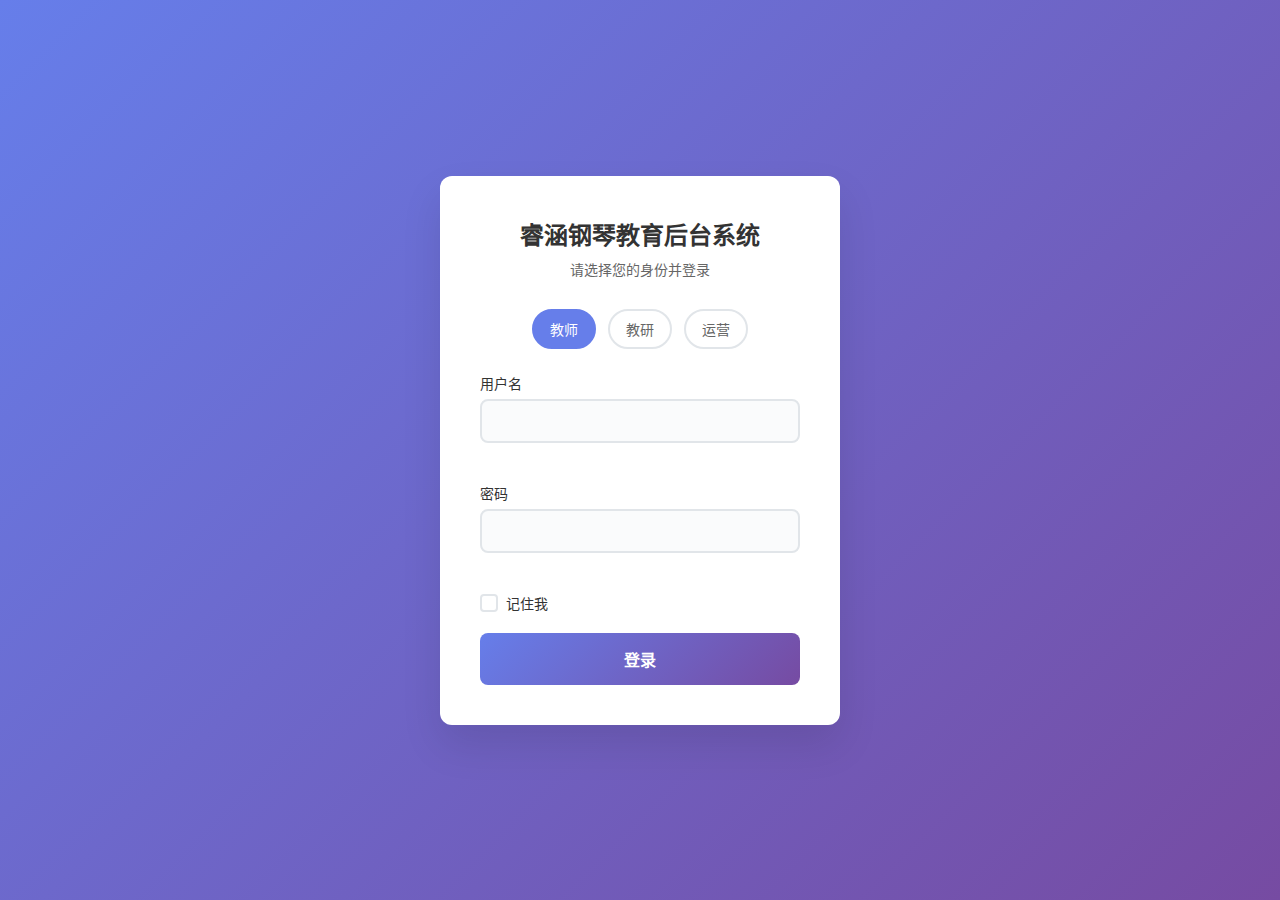
<file: frontend/index.html>
<!DOCTYPE html>
<html lang="zh-CN">
<head>
    <meta charset="UTF-8">
    <meta name="viewport" content="width=device-width, initial-scale=1.0">
    <title>睿涵钢琴教育后台系统 - 登录</title>
    <link rel="stylesheet" href="css/login.css">
</head>
<body>
    <div class="login-container">
        <div class="login-card">
            <div class="login-header">
                <h1>睿涵钢琴教育后台系统</h1>
                <p>请选择您的身份并登录</p>
            </div>
            
            <form id="loginForm" class="login-form">
                <div class="role-selector">
                    <label class="role-option">
                        <input type="radio" name="role" value="teacher" checked>
                        <span class="role-label">教师</span>
                    </label>
                    <label class="role-option">
                        <input type="radio" name="role" value="researcher">
                        <span class="role-label">教研</span>
                    </label>
                    <label class="role-option">
                        <input type="radio" name="role" value="operator">
                        <span class="role-label">运营</span>
                    </label>
                </div>
                
                <div class="form-group">
                    <label for="username">用户名</label>
                    <input type="text" id="username" name="username" required>
                    <span class="error-message" id="usernameError"></span>
                </div>
                
                <div class="form-group">
                    <label for="password">密码</label>
                    <input type="password" id="password" name="password" required>
                    <span class="error-message" id="passwordError"></span>
                </div>
                
                <div class="form-group">
                    <label class="checkbox-label">
                        <input type="checkbox" id="rememberMe" name="rememberMe">
                        <span class="checkmark"></span>
                        记住我
                    </label>
                </div>
                
                <button type="submit" class="login-btn" id="loginBtn">
                    <span class="btn-text">登录</span>
                    <span class="btn-loading" style="display: none;">登录中...</span>
                </button>
                
                <div class="error-message" id="generalError"></div>
            </form>
        </div>
    </div>
    
    <script src="js/utils.js"></script>
    <script src="js/auth.js"></script>
    <script src="js/login.js"></script>
</body>
</html>
</file>
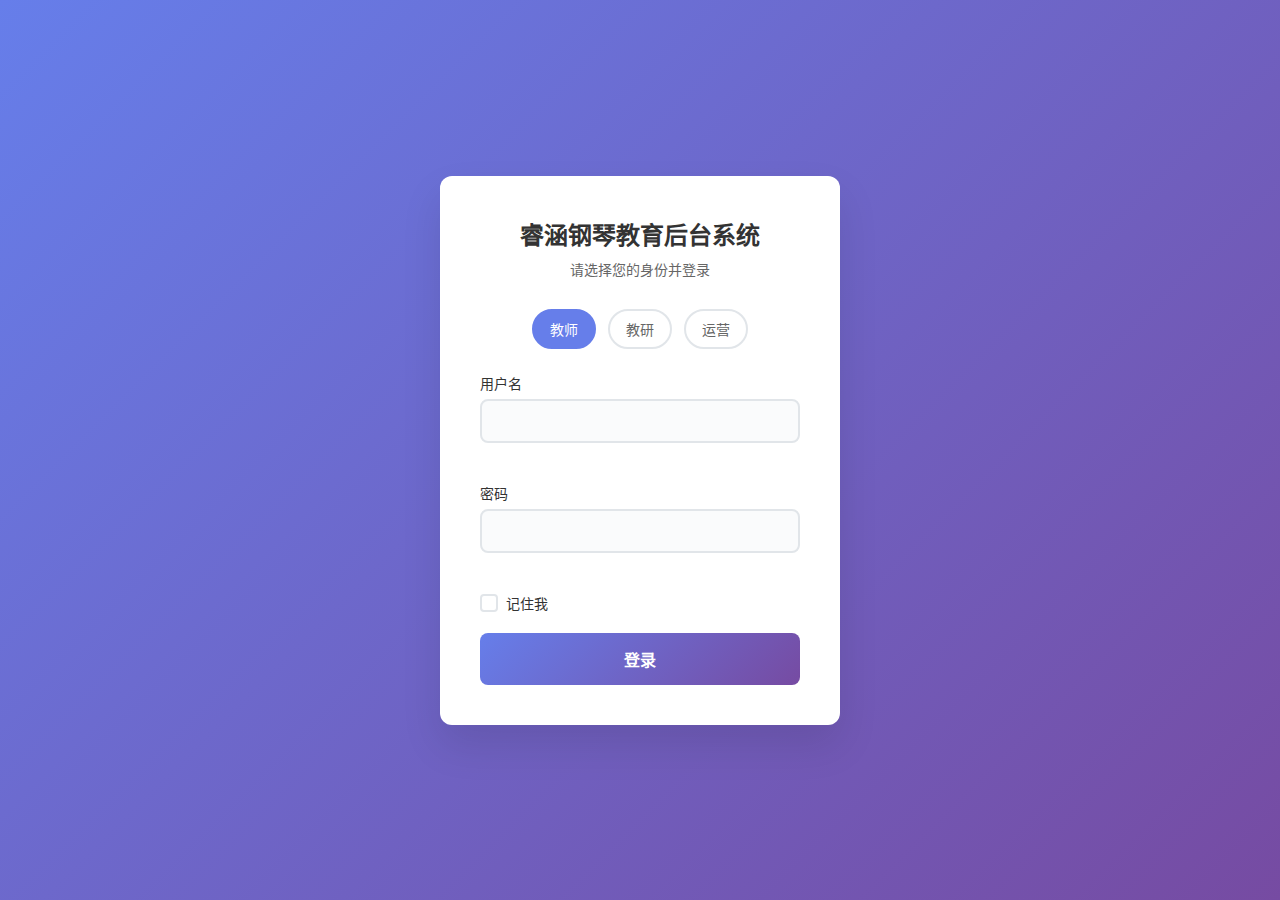
<file: frontend/operator.html>
<!DOCTYPE html>
<html lang="zh-CN">
<head>
  <meta charset="UTF-8" />
  <title>运营工作台</title>
  <meta name="viewport" content="width=device-width, initial-scale=1" />
  <!-- 移除 researcher.css，保留独立的 operation 样式 -->
  <!-- <link rel="stylesheet" href="css/researcher.css" /> -->
  <link rel="stylesheet" href="css/operator-notion.css">
  <script>
    // 后端基础地址（必要：以 file:// 打开页面时用于拼接）
    window.API_BASE = 'http://127.0.0.1:8000';
  </script>
</head>
<body>
  <div class="app-container">
    <!-- 顶部导航栏 -->
    <header class="header">
      <div class="header-content">
        <div class="header-left">
          <button id="sidebarToggleBtn" class="icon-btn" aria-label="折叠侧边栏">☰</button>
          <h1 class="logo">运营工作台</h1>
        </div>
        <div class="user-info">
          <span class="username" id="username">运营用户</span>
          <button class="logout-btn" id="logoutBtn">退出登录</button>
        </div>
      </div>
    </header>

    <!-- 侧边导航栏 -->
    <aside class="sidebar">
      <nav class="nav-menu">
        <ul>
          <li class="nav-item active">
            <a href="#reminders" class="nav-link" data-section="reminders">
              <span class="nav-icon">⏰</span>
              <span class="nav-text">提醒事项</span>
            </a>
          </li>
          <li class="nav-item">
            <a href="#feedbacks" class="nav-link" data-section="feedbacks">
              <span class="nav-icon">📝</span>
              <span class="nav-text">学员点评记录</span>
            </a>
          </li>
          <li class="nav-item">
            <a href="#students" class="nav-link" data-section="students">
              <span class="nav-icon">👩‍🎓</span>
              <span class="nav-text">学员信息管理</span>
            </a>
          </li>
          <li class="nav-item">
            <a href="#visits" class="nav-link" data-section="visits">
              <span class="nav-icon">📞</span>
              <span class="nav-text">回访记录</span>
            </a>
          </li>
        </ul>
      </nav>
    </aside>

    <!-- 主内容区 -->
    <main class="content">
      <!-- 提醒事项模块 -->
      <section id="reminders-section" class="content-section">
        <div class="section-header">
          <h2>提醒事项</h2>
          <div class="actions">
            <button class="btn btn-primary" id="newReminderBtn">创建提醒</button>
            <button class="btn btn-secondary" id="refreshRemindersBtn">刷新</button>
          </div>
        </div>

        <div class="filters-bar">
          <div class="filters-row">
            <div class="filter-group">
              <label for="remQ">搜索</label>
              <input type="text" id="remQ" placeholder="按学员昵称/内容关键词" />
            </div>
            <div class="filter-group">
              <label for="remCategory">类别</label>
              <select id="remCategory">
                <option value="">全部</option>
                <option value="performance_poor">教学效果差</option>
                <option value="attitude_problem">态度问题</option>
                <option value="irregular_return">回课不规律</option>
                <option value="other">其他</option>
              </select>
            </div>
            <div class="filter-group">
              <label for="remUrgency">紧急度</label>
              <select id="remUrgency">
                <option value="">全部</option>
                <option value="high">高</option>
                <option value="medium">中</option>
                <option value="low">低</option>
              </select>
            </div>
            <div class="filter-group">
              <label for="remOrdering">排序</label>
              <select id="remOrdering">
                <option value="-created_at" selected>最新优先</option>
                <option value="created_at">最早优先</option>
              </select>
            </div>
            <div class="filter-group">
              <label class="checkbox-inline">
                <input type="checkbox" id="remOnlyActive" checked />
                仅有效
              </label>
            </div>
            <div class="filter-actions">
              <button class="btn btn-primary" id="applyRemFiltersBtn">应用筛选</button>
              <button class="btn btn-secondary" id="clearRemFiltersBtn">清空</button>
            </div>
          </div>
        </div>

        <div class="reminders-list" id="opsRemindersList">
          <div class="loading">加载中...</div>
        </div>

        <div class="pagination-bar">
          <button class="btn btn-secondary" id="remPrevBtn">上一页</button>
          <span id="remPageInfo">第 1 页</span>
          <button class="btn btn-secondary" id="remNextBtn">下一页</button>
        </div>
      </section>

      <!-- 学员点评记录模块 -->
      <section id="feedbacks-section" class="content-section" style="display:none;">
        <div class="section-header">
          <h2>学员点评记录</h2>
          <div class="actions">
            <button class="btn btn-secondary" id="refreshFeedbacksBtn">刷新</button>
            <button class="btn btn-primary" id="exportFeedbacksBtn">导出</button>
          </div>
        </div>

        <div class="filters-bar">
          <div class="filters-row">
            <div class="filter-group">
              <label for="fbQ">搜索</label>
              <input type="text" id="fbQ" placeholder="学员昵称/教师姓名/内容" />
            </div>
            <div class="filter-group">
              <label for="fbOrdering">排序</label>
              <select id="fbOrdering">
                <option value="-created_at" selected>最新优先</option>
                <option value="created_at">最早优先</option>
              </select>
            </div>
            <div class="filter-actions">
              <button class="btn btn-primary" id="applyFbFiltersBtn">应用筛选</button>
              <button class="btn btn-secondary" id="clearFbFiltersBtn">清空</button>
            </div>
          </div>
        </div>

        <div id="opsFeedbacksList" class="list"></div>

        <div class="pagination-bar">
          <button class="btn btn-secondary" id="fbPrevBtn">上一页</button>
          <span id="fbPageInfo">第 1 页</span>
          <button class="btn btn-secondary" id="fbNextBtn">下一页</button>
        </div>
      </section>

      <!-- 学员信息管理模块 -->
      <section id="students-section" class="content-section" style="display:none;">
        <div class="section-header">
          <h2>学员信息管理</h2>
          <div class="actions">
            <button class="btn btn-primary" id="newStudentBtn">手动新增学员</button>
            <button class="btn btn-secondary" id="importStudentsBtn">批量导入</button>
            <button class="btn" id="exportStudentsBtn">导出</button>
          </div>
        </div>

        <div class="filters-bar">
          <div class="filters-row">
            <div class="filter-group">
              <label for="stuQ">搜索</label>
              <input type="text" id="stuQ" placeholder="学员ID/昵称 关键字" />
            </div>
            <div class="filter-actions">
              <button class="btn btn-primary" id="searchStudentsBtn">搜索</button>
              <button class="btn btn-secondary" id="clearStudentsBtn">清空</button>
            </div>
          </div>
        </div>

        <div id="studentsList" class="list">
          <div class="empty-state">
            <h3>👩‍🎓 学员信息</h3>
            <p>在此搜索并编辑学员昵称、备注名、标签、运营备注等</p>
          </div>
        </div>

        <div class="pagination-bar">
          <button class="btn btn-secondary" id="stuPrevBtn">上一页</button>
          <span id="stuPageInfo">第 1 页</span>
          <button class="btn btn-secondary" id="stuNextBtn">下一页</button>
        </div>
      </section>

      <!-- 回访记录模块 -->
      <section id="visits-section" class="content-section" style="display:none;">
        <div class="section-header">
          <h2>回访记录</h2>
          <div class="actions">
            <button class="btn btn-primary" id="newVisitBtn">新建回访</button>
            <button class="btn btn-secondary" id="refreshVisitsBtn">刷新</button>
          </div>
        </div>

        <div class="filters-bar">
          <div class="filters-row">
            <div class="filter-group">
              <label for="visitQ">搜索</label>
              <input type="text" id="visitQ" placeholder="按内容/结果关键词" />
            </div>
            <div class="filter-group">
              <label for="visitStatus">状态</label>
              <select id="visitStatus">
                <option value="">全部</option>
                <option value="open">未完成</option>
                <option value="closed">已完成</option>
              </select>
            </div>
            <div class="filter-group">
              <label for="visitUrgency">紧急度</label>
              <select id="visitUrgency">
                <option value="">全部</option>
                <option value="high">高</option>
                <option value="medium">中</option>
                <option value="low">低</option>
              </select>
            </div>
            <div class="filter-group">
              <label for="visitOrdering">排序</label>
              <select id="visitOrdering">
                <option value="-created_at" selected>按创建时间(新→旧)</option>
                <option value="created_at">按创建时间(旧→新)</option>
                <option value="-next_follow_up_at">下次回访(近→远)</option>
                <option value="next_follow_up_at">下次回访(远→近)</option>
              </select>
            </div>
            <div class="filter-actions">
              <button class="btn btn-primary" id="applyVisitFiltersBtn">应用筛选</button>
              <button class="btn btn-secondary" id="clearVisitFiltersBtn">清空</button>
            </div>
          </div>
        </div>

        <div id="visitRecordsList" class="list">
          <div class="empty-state">
            <h3>📞 回访记录</h3>
            <p>展示并管理运营的回访记录</p>
          </div>
        </div>

        <div class="pagination-bar">
          <button class="btn btn-secondary" id="visitPrevBtn">上一页</button>
          <span id="visitPageInfo">第 1 页</span>
          <button class="btn btn-secondary" id="visitNextBtn">下一页</button>
        </div>
      </section>
    </main>
  </div>

  <!-- 业务脚本 -->
  <script src="js/utils.js"></script>
  <script src="js/auth.js"></script>
  <script src="js/operator.js"></script>
</body>
</html>
</file>
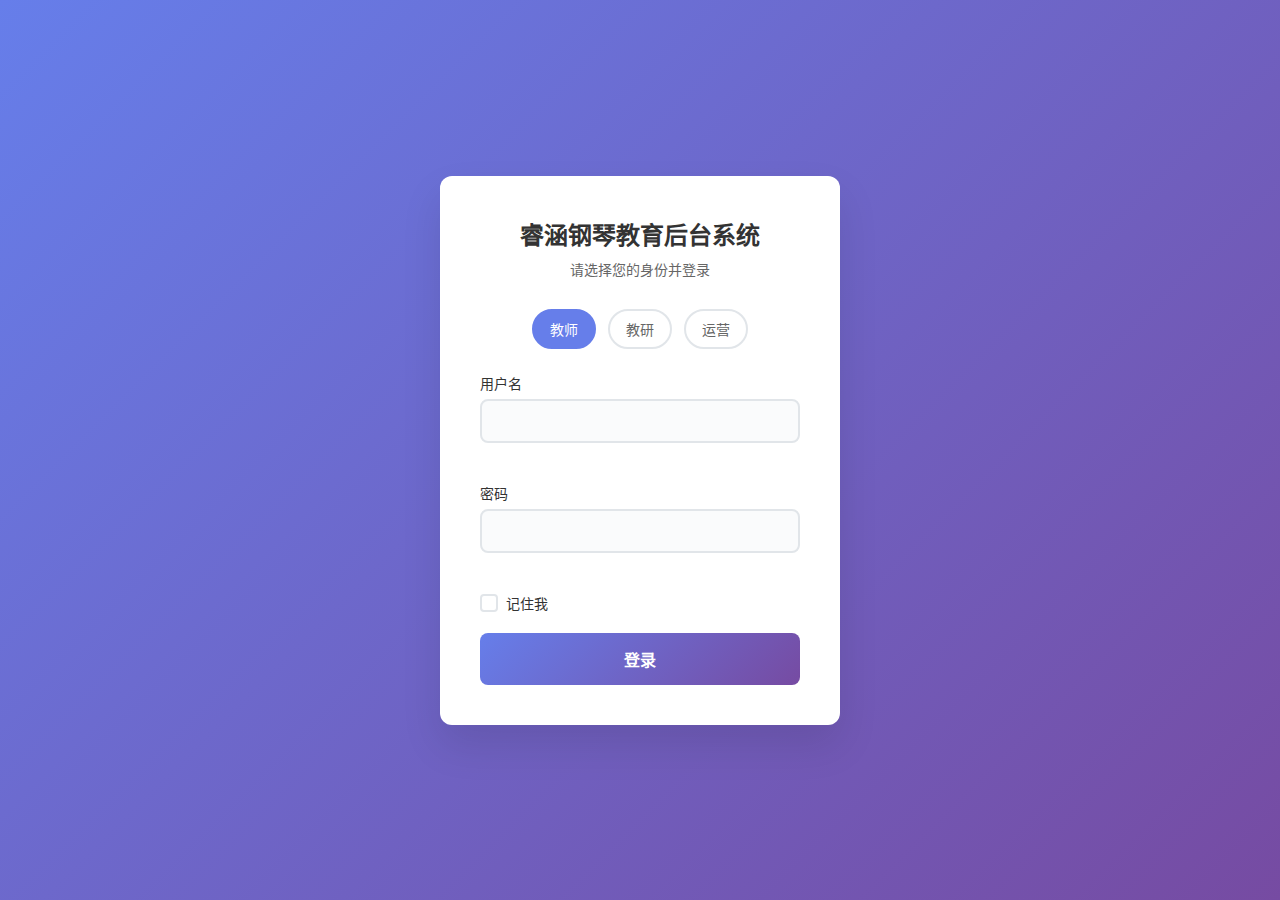
<file: frontend/teacher.html>
<!DOCTYPE html>
<html lang="zh-CN">
<head>
  <meta charset="UTF-8" />
  <title>教师工作台</title>
  <meta name="viewport" content="width=device-width, initial-scale=1" />
  <link href="css/teacher.css" rel="stylesheet" />
  <!-- 已移除页面内联样式 -->
</head>
<body>
  <!-- 顶部导航不变 -->
  <header class="navbar">
    <div class="navbar-brand">教师工作台</div>
    <div class="navbar-actions">
      <button class="btn" id="logoutBtn">退出登录</button>
    </div>
  </header>

  <section id="teacherBoard" class="teacher-board">
    <div class="board-header">
      <div>
        <strong>教师公告栏</strong>
        <span class="muted" style="margin-left: 8px;">公告与收到的提醒（按时间排序）</span>
      </div>
      <div class="board-actions">
        <button class="btn btn-secondary" id="toggleBoardBtn">收起</button>
        <button class="btn btn-primary" id="refreshBoardBtn">刷新</button>
      </div>
    </div>

    <div class="board-content">
      <div class="section">
        <h4>公告</h4>
        <div id="announcementsList">
          <div class="list-row">加载中...</div>
        </div>
        <div class="board-pagination">
          <button class="btn btn-secondary" id="annPrevBtn">上一页</button>
          <span id="annPageInfo">第 1 页</span>
          <button class="btn btn-secondary" id="annNextBtn">下一页</button>
        </div>
      </div>

      <div class="section">
        <h4>收到的提醒</h4>
        <div id="remindersList">
          <div class="list-row">加载中...</div>
        </div>
        <div class="board-pagination">
          <button class="btn btn-secondary" id="remPrevBtn">上一页</button>
          <span id="remPageInfo">第 1 页</span>
          <button class="btn btn-secondary" id="remNextBtn">下一页</button>
        </div>
      </div>
    </div>
  </section>

  <main class="container">
    <!-- 新增：导航栏（参考教研页面的结构） -->
    <nav class="nav-menu" id="teacherNav">
      <ul>
        <li class="nav-item active">
          <a href="#reminders" class="nav-link" data-section="reminders">
            <span class="nav-text">教师提醒</span>
          </a>
        </li>
        <!-- 新增：点评任务入口（合并为同一组导航） -->
        <li class="nav-item">
          <a href="#tasks" class="nav-link" data-section="tasks">
            <span class="nav-text">点评任务</span>
          </a>
        </li>
        <li class="nav-item">
          <a href="#feedbacks" class="nav-link" data-section="feedbacks">
            <span class="nav-text">查看点评</span>
          </a>
        </li>
      </ul>
    </nav>
    <!-- 下面保留三个模块的容器（id 不变），默认显示教师提醒 -->
    <section id="remindersTab" class="section" style="display: block;">
      <div class="toolbar">
        <input type="text" id="remInbQ" placeholder="搜索提醒内容/学员昵称/小鹅通ID" />
        <button class="btn btn-primary" id="remInbSearchBtn">搜索</button>
        <button class="btn btn-secondary" id="remInbRefresh">刷新</button>
        <label class="muted">
          <input type="checkbox" id="remInbSelectAll" />
          全选
        </label>
        <button class="btn" id="remInbMarkReadSelectedBtn">标记所选为已读</button>
      </div>
      <div id="remInbList">
        <div class="list-row">加载中...</div>
      </div>
      <div class="board-pagination">
        <button class="btn btn-secondary" id="remInbPrev">上一页</button>
        <span id="remInbPageInfo">第 1 页</span>
        <button class="btn btn-secondary" id="remInbNext">下一页</button>
      </div>
    </section>

      <!-- 补充/确保存在 点评任务 模块容器，id 必须是 tasksTab -->
    <section id="tasksTab" class="tab" style="display: none;">
      <div class="toolbar">
        <select id="taskStatusFilter">
          <option value="pending">未完成</option>
          <option value="completed">已完成</option>
          <option value="">全部</option>
        </select>
        <button id="tasksRefresh">刷新</button>
      </div>

      <div id="tasksList"></div>

      <div class="pagination">
        <button id="tasksPrev">上一页</button>
        <span id="tasksPage"></span>
        <button id="tasksNext">下一页</button>
      </div>
    </section>

    <section id="feedbacksTab" class="section" style="display: none;">
      <div class="toolbar">
        <input type="text" id="fbQ" placeholder="搜索学员/教师/点评正文" />
        <label>开始：
          <input type="date" id="fbStart" />
        </label>
        <label>结束：
          <input type="date" id="fbEnd" />
        </label>
        <button class="btn btn-primary" id="fbSearchBtn">搜索</button>
        <button class="btn btn-secondary" id="fbRefresh">刷新</button>
      </div>
      <div id="fbList">
        <div class="list-row">加载中...</div>
      </div>
      <div class="board-pagination">
        <button class="btn btn-secondary" id="fbPrev">上一页</button>
        <span id="fbPageInfo">第 1 页</span>
        <button class="btn btn-secondary" id="fbNext">下一页</button>
      </div>
    </section>
  </main>

  <script src="js/utils.js"></script>
  <script src="js/auth.js"></script>
  <script src="js/teacher.js"></script>
</body>
</html>
</file>
<file: frontend/css/login.css>
/* 重置样式 */
* {
    margin: 0;
    padding: 0;
    box-sizing: border-box;
}

body {
    font-family: -apple-system, BlinkMacSystemFont, 'Segoe UI', 'PingFang SC', 'Hiragino Sans GB', 'Microsoft YaHei', sans-serif;
    background: linear-gradient(135deg, #667eea 0%, #764ba2 100%);
    min-height: 100vh;
    display: flex;
    align-items: center;
    justify-content: center;
    padding: 20px;
}

.login-container {
    width: 100%;
    max-width: 400px;
}

.login-card {
    background: white;
    border-radius: 12px;
    box-shadow: 0 20px 40px rgba(0, 0, 0, 0.1);
    padding: 40px;
    animation: slideUp 0.6s ease-out;
}

@keyframes slideUp {
    from {
        opacity: 0;
        transform: translateY(30px);
    }
    to {
        opacity: 1;
        transform: translateY(0);
    }
}

.login-header {
    text-align: center;
    margin-bottom: 30px;
}

.login-header h1 {
    color: #333;
    font-size: 24px;
    font-weight: 600;
    margin-bottom: 8px;
}

.login-header p {
    color: #666;
    font-size: 14px;
}

.role-selector {
    display: flex;
    gap: 12px;
    margin-bottom: 24px;
    justify-content: center;
}

.role-option {
    cursor: pointer;
    position: relative;
}

.role-option input[type="radio"] {
    display: none;
}

.role-label {
    display: inline-block;
    padding: 8px 16px;
    border: 2px solid #e1e5e9;
    border-radius: 20px;
    color: #666;
    font-size: 14px;
    transition: all 0.3s ease;
    background: white;
}

.role-option input[type="radio"]:checked + .role-label {
    border-color: #667eea;
    background: #667eea;
    color: white;
}

.role-option:hover .role-label {
    border-color: #667eea;
    transform: translateY(-1px);
}

.form-group {
    margin-bottom: 20px;
}

.form-group label {
    display: block;
    margin-bottom: 6px;
    color: #333;
    font-size: 14px;
    font-weight: 500;
}

.form-group input[type="text"],
.form-group input[type="password"] {
    width: 100%;
    padding: 12px 16px;
    border: 2px solid #e1e5e9;
    border-radius: 8px;
    font-size: 14px;
    transition: all 0.3s ease;
    background: #fafbfc;
}

.form-group input[type="text"]:focus,
.form-group input[type="password"]:focus {
    outline: none;
    border-color: #667eea;
    background: white;
    box-shadow: 0 0 0 3px rgba(102, 126, 234, 0.1);
}

.checkbox-label {
    display: flex !important;
    align-items: center;
    cursor: pointer;
    font-size: 14px;
    color: #666;
}

.checkbox-label input[type="checkbox"] {
    display: none;
}

.checkmark {
    width: 18px;
    height: 18px;
    border: 2px solid #e1e5e9;
    border-radius: 4px;
    margin-right: 8px;
    position: relative;
    transition: all 0.3s ease;
}

.checkbox-label input[type="checkbox"]:checked + .checkmark {
    background: #667eea;
    border-color: #667eea;
}

.checkbox-label input[type="checkbox"]:checked + .checkmark::after {
    content: '';
    position: absolute;
    left: 5px;
    top: 2px;
    width: 4px;
    height: 8px;
    border: solid white;
    border-width: 0 2px 2px 0;
    transform: rotate(45deg);
}

.login-btn {
    width: 100%;
    padding: 14px;
    background: linear-gradient(135deg, #667eea 0%, #764ba2 100%);
    color: white;
    border: none;
    border-radius: 8px;
    font-size: 16px;
    font-weight: 600;
    cursor: pointer;
    transition: all 0.3s ease;
    position: relative;
    overflow: hidden;
}

.login-btn:hover {
    transform: translateY(-2px);
    box-shadow: 0 8px 25px rgba(102, 126, 234, 0.3);
}

.login-btn:active {
    transform: translateY(0);
}

.login-btn:disabled {
    opacity: 0.7;
    cursor: not-allowed;
    transform: none;
}

.btn-loading {
    display: none;
}

.login-btn.loading .btn-text {
    display: none;
}

.login-btn.loading .btn-loading {
    display: inline;
}

.error-message {
    color: #e74c3c;
    font-size: 12px;
    margin-top: 4px;
    display: block;
    min-height: 16px;
}

#generalError {
    text-align: center;
    margin-top: 16px;
    padding: 8px;
    border-radius: 4px;
    background: rgba(231, 76, 60, 0.1);
    display: none;
}

#generalError.show {
    display: block;
}

/* 响应式设计 */
@media (max-width: 480px) {
    .login-card {
        padding: 30px 20px;
    }
    
    .role-selector {
        flex-direction: column;
        gap: 8px;
    }
    
    .role-label {
        text-align: center;
        padding: 10px;
    }
}
</file>
<file: frontend/css/researcher.css>
/* 基础样式重置 */
* {
    margin: 0;
    padding: 0;
    box-sizing: border-box;
}

body {
    font-family: -apple-system, BlinkMacSystemFont, 'Segoe UI', 'Roboto', sans-serif;
    background-color: #f5f5f5;
    color: #333;
    line-height: 1.6;
}

/* 应用容器 */
.app-container {
    display: grid;
    grid-template-areas: 
        "header header"
        "sidebar main";
    grid-template-rows: 60px 1fr;
    grid-template-columns: 250px 1fr;
    height: 100vh;
}

/* 顶部导航栏 */
.header {
    grid-area: header;
    background: linear-gradient(135deg, #667eea 0%, #764ba2 100%);
    color: white;
    display: flex;
    align-items: center;
    padding: 0 20px;
    box-shadow: 0 2px 4px rgba(0,0,0,0.1);
}

.header-content {
    display: flex;
    justify-content: space-between;
    align-items: center;
    width: 100%;
}

.logo {
    font-size: 20px;
    font-weight: 600;
}

.user-info {
    display: flex;
    align-items: center;
    gap: 15px;
}

.username {
    font-size: 14px;
    opacity: 0.9;
}

.logout-btn {
    background: rgba(255,255,255,0.2);
    border: 1px solid rgba(255,255,255,0.3);
    color: white;
    padding: 6px 12px;
    border-radius: 4px;
    cursor: pointer;
    font-size: 12px;
    transition: all 0.2s;
}

.logout-btn:hover {
    background: rgba(255,255,255,0.3);
}

/* 教师页导航条样式（与教研页 .header 统一风格） */
.navbar {
    position: sticky;
    top: 0;
    z-index: 1000;
    height: 60px;
    display: flex;
    align-items: center;
    justify-content: space-between;
    padding: 0 20px;

    /* 与 .header 相同的渐变与投影 */
    background: linear-gradient(135deg, #667eea 0%, #764ba2 100%);
    color: #fff;
    box-shadow: 0 2px 4px rgba(0,0,0,0.1);
}

.navbar .navbar-brand {
    font-size: 20px;
    font-weight: 600;
}

.navbar .navbar-actions {
    display: flex;
    align-items: center;
    gap: 12px;
}

/* 导航条里的按钮采用与 .logout-btn 一致的浅色方案 */
.navbar .btn {
    background: rgba(255,255,255,0.2);
    border: 1px solid rgba(255,255,255,0.3);
    color: #fff;
    padding: 6px 12px;
    border-radius: 4px;
    cursor: pointer;
    font-size: 12px;
    transition: all 0.2s;
}
.navbar .btn:hover {
    background: rgba(255,255,255,0.3);
}

/* 教师页主体容器，提供与教研页 main-content 一致的留白体验 */
.container {
    max-width: 1200px;
    margin: 0 auto;
    padding: 20px;
}

.sidebar {
    grid-area: sidebar;
    background: white;
    border-right: 1px solid #e0e0e0;
    padding: 20px 0;
}

.nav-menu ul {
    list-style: none;
}

.nav-item {
    margin-bottom: 5px;
}

.nav-link {
    display: flex;
    align-items: center;
    padding: 12px 20px;
    color: #666;
    text-decoration: none;
    transition: all 0.2s;
    border-left: 3px solid transparent;
}

.nav-link:hover {
    background-color: #f8f9fa;
    color: #333;
}

.nav-item.active .nav-link {
    background-color: #e3f2fd;
    color: #1976d2;
    border-left-color: #1976d2;
}

.nav-icon {
    margin-right: 10px;
    font-size: 16px;
}

.nav-text {
    font-size: 14px;
    font-weight: 500;
}

/* 主内容区域 */
.main-content {
    grid-area: main;
    padding: 20px;
    overflow-y: auto;
}

.content-section {
    display: none;
}

.content-section.active {
    display: block;
}

.section-header {
    display: flex;
    justify-content: space-between;
    align-items: center;
    margin-bottom: 20px;
    padding-bottom: 15px;
    border-bottom: 2px solid #e0e0e0;
}

.section-header h2 {
    font-size: 24px;
    color: #333;
    font-weight: 600;
}

/* 按钮样式 */
.btn {
    display: inline-flex;
    align-items: center;
    gap: 6px;
    padding: 10px 16px;
    border: none;
    border-radius: 6px;
    font-size: 14px;
    font-weight: 500;
    cursor: pointer;
    transition: all 0.2s;
    text-decoration: none;
}

.btn-primary {
    background: linear-gradient(135deg, #667eea 0%, #764ba2 100%);
    color: white;
}

.btn-primary:hover {
    transform: translateY(-1px);
    box-shadow: 0 4px 8px rgba(102, 126, 234, 0.3);
}

.btn-secondary {
    background: #6c757d;
    color: white;
}

.btn-secondary:hover {
    background: #5a6268;
}

.btn-danger {
    background: #dc3545;
    color: white;
}

.btn-danger:hover {
    background: #c82333;
}

.btn-icon {
    font-size: 12px;
}

/* 公告列表 */
.announcements-list {
    background: white;
    border-radius: 8px;
    box-shadow: 0 2px 4px rgba(0,0,0,0.1);
    overflow: hidden;
}

.announcement-item {
    padding: 20px;
    border-bottom: 1px solid #f0f0f0;
    transition: background-color 0.2s;
}

.announcement-item:hover {
    background-color: #f8f9fa;
}

.announcement-item:last-child {
    border-bottom: none;
}

.announcement-header {
    display: flex;
    justify-content: space-between;
    align-items: flex-start;
    margin-bottom: 10px;
}

.announcement-type {
    display: inline-block;
    padding: 4px 8px;
    border-radius: 4px;
    font-size: 12px;
    font-weight: 500;
}

.announcement-type.injury_notice {
    background: #fff3cd;
    color: #856404;
}

.announcement-type.teaching_reminder {
    background: #d4edda;
    color: #155724;
}

.announcement-actions {
    display: flex;
    gap: 8px;
}

.btn-small {
    padding: 4px 8px;
    font-size: 12px;
    border-radius: 4px;
}

.announcement-content {
    margin: 10px 0;
    color: #555;
    line-height: 1.6;
}

.announcement-meta {
    display: flex;
    justify-content: space-between;
    align-items: center;
    font-size: 12px;
    color: #888;
    margin-top: 10px;
}

.announcement-time {
    display: flex;
    gap: 15px;
}

/* 加载状态 */
.loading {
    text-align: center;
    padding: 40px;
    color: #666;
}

.empty-state {
    text-align: center;
    padding: 60px 20px;
    color: #666;
}

.empty-state h3 {
    margin-bottom: 10px;
    color: #999;
}

/* 模态框样式 */
.modal {
    display: none;
    position: fixed;
    top: 0;
    left: 0;
    width: 100%;
    height: 100%;
    background: rgba(0,0,0,0.5);
    z-index: 1000;
    align-items: center;
    justify-content: center;
}

.modal.show {
    display: flex;
}

.modal-content {
    background: white;
    border-radius: 8px;
    width: 90%;
    max-width: 600px;
    max-height: 90vh;
    overflow-y: auto;
    box-shadow: 0 10px 30px rgba(0,0,0,0.3);
}

.modal-header {
    display: flex;
    justify-content: space-between;
    align-items: center;
    padding: 20px;
    border-bottom: 1px solid #e0e0e0;
}

.modal-header h3 {
    margin: 0;
    font-size: 18px;
    color: #333;
}

.modal-close {
    background: none;
    border: none;
    font-size: 24px;
    cursor: pointer;
    color: #666;
    padding: 0;
    width: 30px;
    height: 30px;
    display: flex;
    align-items: center;
    justify-content: center;
}

.modal-close:hover {
    color: #333;
}

.modal-body {
    padding: 20px;
}

.modal-footer {
    display: flex;
    justify-content: flex-end;
    gap: 10px;
    padding: 20px;
    border-top: 1px solid #e0e0e0;
}

/* 表单样式 */
.form-group {
    margin-bottom: 20px;
}

.form-group label {
    display: block;
    margin-bottom: 6px;
    font-weight: 500;
    color: #333;
}

.form-group input,
.form-group select,
.form-group textarea {
    width: 100%;
    padding: 10px;
    border: 1px solid #ddd;
    border-radius: 4px;
    font-size: 14px;
    transition: border-color 0.2s;
}

.form-group input:focus,
.form-group select:focus,
.form-group textarea:focus {
    outline: none;
    border-color: #667eea;
    box-shadow: 0 0 0 2px rgba(102, 126, 234, 0.2);
}

.form-group textarea {
    resize: vertical;
    min-height: 100px;
}

.form-help {
    display: block;
    margin-top: 4px;
    font-size: 12px;
    color: #666;
}

/* 点评管理样式 */
.filters-section {
    background: white;
    padding: 20px;
    margin-bottom: 20px;
    border-radius: 8px;
    box-shadow: 0 2px 4px rgba(0,0,0,0.1);
}

.filters-row {
    display: flex;
    gap: 20px;
    align-items: end;
    margin-bottom: 15px;
}

.filters-row:last-child {
    margin-bottom: 0;
}

.filter-group {
    display: flex;
    flex-direction: column;
    gap: 5px;
}

.filter-group label {
    font-size: 12px;
    color: #666;
    font-weight: 500;
}

.filter-group input,
.filter-group select {
    padding: 8px 12px;
    border: 1px solid #ddd;
    border-radius: 4px;
    font-size: 14px;
}

.date-range {
    display: flex;
    align-items: center;
    gap: 10px;
}

.search-group {
    flex: 1;
}

.search-group input {
    width: 100%;
}

.filter-actions {
    display: flex;
    gap: 10px;
}

.evaluations-container {
    background: white;
    border-radius: 8px;
    box-shadow: 0 2px 4px rgba(0,0,0,0.1);
}

.evaluations-header {
    display: flex;
    justify-content: space-between;
    align-items: center;
    padding: 15px 20px;
    border-bottom: 1px solid #eee;
}

.batch-actions {
    display: flex;
    align-items: center;
    gap: 10px;
}

.sort-controls {
    display: flex;
    align-items: center;
    gap: 10px;
    font-size: 14px;
}

.evaluations-list {
    padding: 20px;
}

.evaluation-card {
    border: 1px solid #eee;
    border-radius: 8px;
    margin-bottom: 15px;
    overflow: hidden;
    transition: box-shadow 0.2s;
}

.evaluation-card:hover {
    box-shadow: 0 4px 8px rgba(0,0,0,0.1);
}

.evaluation-header {
    display: flex;
    align-items: center;
    padding: 15px;
    background: #f8f9fa;
    border-bottom: 1px solid #eee;
}

.evaluation-select {
    margin-right: 15px;
}

.evaluation-info {
    flex: 1;
}

.student-info {
    margin-bottom: 5px;
}

.student-name {
    font-weight: 600;
    color: #333;
}

.student-id {
    color: #666;
    font-size: 12px;
    margin-left: 5px;
}

.evaluation-meta {
    display: flex;
    gap: 15px;
    font-size: 12px;
    color: #666;
}

.evaluation-actions {
    display: flex;
    gap: 10px;
}

.evaluation-content {
    padding: 15px;
}

.evaluation-content h4 {
    font-size: 14px;
    color: #333;
    margin-bottom: 8px;
    font-weight: 600;
}

.teacher-content {
    margin-bottom: 15px;
}

.teacher-content p {
    background: #f8f9fa;
    padding: 10px;
    border-radius: 4px;
    margin: 0;
    line-height: 1.5;
}

.researcher-feedback {
    margin-bottom: 15px;
}

.researcher-feedback p {
    background: #e8f5e8;
    padding: 10px;
    border-radius: 4px;
    margin: 0;
    line-height: 1.5;
    border-left: 3px solid #28a745;
}

.evaluation-pieces {
    margin-bottom: 15px;
}

.pieces-list {
    display: flex;
    flex-wrap: wrap;
    gap: 8px;
}

.piece-tag {
    background: #e3f2fd;
    color: #1976d2;
    padding: 4px 8px;
    border-radius: 12px;
    font-size: 12px;
    font-weight: 500;
}

.pagination {
    display: flex;
    justify-content: center;
    gap: 5px;
    padding: 20px;
    border-top: 1px solid #eee;
}

.pagination .btn.active {
    background: #667eea;
    color: white;
}

/* 教研反馈模态框样式 */
.feedback-info {
    background: #f8f9fa;
    padding: 15px;
    border-radius: 8px;
    margin-bottom: 20px;
}

.info-row {
    display: flex;
    margin-bottom: 10px;
}

.info-row:last-child {
    margin-bottom: 0;
}

.info-row .label {
    font-weight: 600;
    color: #333;
    min-width: 100px;
}

.teacher-content {
    background: white;
    padding: 10px;
    border-radius: 4px;
    border: 1px solid #ddd;
    margin-top: 5px;
    line-height: 1.5;
}

/* 创建提醒模态框样式 */
.recipients-list {
    max-height: 200px;
    overflow-y: auto;
    border: 1px solid #ddd;
    border-radius: 4px;
    padding: 10px;
}

.recipient-item {
    display: flex;
    align-items: center;
    gap: 8px;
    padding: 5px 0;
    cursor: pointer;
}

.recipient-item:hover {
    background: #f8f9fa;
}

.recipient-item input[type="checkbox"] {
    margin: 0;
}

/* 响应式设计 */
@media (max-width: 768px) {
    .filters-row {
        flex-direction: column;
        align-items: stretch;
    }
    
    .evaluation-header {
        flex-direction: column;
        align-items: stretch;
        gap: 10px;
    }
    
    .evaluation-actions {
        justify-content: flex-start;
    }
    
    .evaluations-header {
        flex-direction: column;
        align-items: stretch;
        gap: 10px;
    }
}
.card {
  background: #fff;
  border: 1px solid #e5e7eb;
  border-radius: 8px;
  margin-bottom: 12px;
  box-shadow: 0 2px 4px rgba(0,0,0,0.06);
}
.card-header {
  display: flex;
  align-items: center;
  justify-content: space-between;
  gap: 12px;
  flex-wrap: wrap;
  padding: 10px 12px;
  border-bottom: 1px solid #e5e7eb;
  background: #fafbfc;
}
.card-body {
  padding: 12px;
}
/* 与教师页保持一致 */
.badge-success { background: #28a745; }
</file>
<file: frontend/css/operator-notion.css>
:root {
  --bg: #f7f7f7;         /* 页面底色（浅灰） */
  --panel: #ffffff;      /* 面板/卡片（白） */
  --border: #e5e7eb;     /* 极细边框 */
  --text: #111827;       /* 主文字（深灰黑） */
  --muted: #6b7280;      /* 次级文字（中灰） */
  --badge: #f3f4f6;      /* 轻量标签底色 */
  --accent: #111827;     /* 极少使用的强调（深灰黑） */
  --radius: 10px;
  --shadow-sm: 0 1px 2px rgba(0,0,0,0.04); /* 极弱阴影 */
  --transition: 160ms ease;
}

/* 页面与容器布局（独立，不复用 researcher） */
html, body {
  background: var(--bg);
  color: var(--text);
  font-family: ui-sans-serif, system-ui, -apple-system, Segoe UI, Roboto, "Helvetica Neue", Arial;
}
.app-container {
  display: grid;
  grid-template-areas:
    "header header"
    "sidebar main";
  grid-template-rows: 56px 1fr;
  grid-template-columns: 260px 1fr;
  min-height: 100vh;
}

/* 顶部（简洁、无强色块） */
.header {
  grid-area: header;
  position: sticky;
  top: 0;
  z-index: 20;
  background: var(--panel);
  border-bottom: 1px solid var(--border);
  box-shadow: var(--shadow-sm);
  display: flex;
  align-items: center;
}
.header .header-content {
  display: flex;
  align-items: center;
  justify-content: space-between;
  height: 56px;
  width: 100%;
  padding: 0 16px;
}
.header .logo {
  font-size: 16px;
  font-weight: 600;
  color: var(--text);
}
.icon-btn {
  border: 1px solid var(--border);
  background: var(--panel);
  width: 34px;
  height: 34px;
  border-radius: 8px;
  display: inline-grid;
  place-items: center;
  cursor: pointer;
  transition: background var(--transition), border-color var(--transition), transform var(--transition);
}
.icon-btn:hover { background: #fafafa; }
.icon-btn:active { transform: scale(0.98); }

/* 侧边（低对比、扁平） */
.sidebar {
  grid-area: sidebar;
  background: var(--panel);
  border-right: 1px solid var(--border);
  padding: 8px;
  overflow-y: auto;
}
.nav-menu ul { list-style: none; margin: 0; padding: 0; }
.nav-item + .nav-item { margin-top: 4px; }
.nav-link {
  display: flex;
  align-items: center;
  gap: 10px;
  padding: 8px 10px;
  border-radius: 8px;
  color: var(--text);
  text-decoration: none;
  transition: background var(--transition), color var(--transition);
}
.nav-link:hover { background: #f8f9fa; }
.nav-item.active .nav-link {
  background: #f4f4f5;         /* 轻微高亮，不用强色 */
  color: var(--text);
  font-weight: 600;
}
.nav-icon { width: 22px; display: inline-grid; place-items: center; }
.nav-text { font-size: 14px; }

/* 可折叠（保留极简） */
body.sidebar-collapsed .app-container { grid-template-columns: 64px 1fr; }
body.sidebar-collapsed .sidebar .nav-text { display: none; }
body.sidebar-collapsed .sidebar .nav-link { justify-content: center; padding: 10px 0; }

/* 主内容（以留白和轻分隔为主） */
.main-content, .content {
  grid-area: main;
  padding: 22px 28px 40px;
}

/* 区块：通过间距和极细分隔来分区 */
.section-header {
  display: flex;
  align-items: center;
  justify-content: space-between;
  margin: 6px 0 12px;
}
.section-header h2 {
  margin: 0;
  font-size: 18px;
  font-weight: 700;
}

/* 过滤条与容器（弱边框、弱阴影、扁平） */
.filters-bar,
.card {
  background: var(--panel);
  border: 1px solid var(--border);
  border-radius: var(--radius);
  box-shadow: var(--shadow-sm);
}
.filters-bar { padding: 10px; margin-bottom: 14px; }
.filters-row { display: grid; gap: 10px; grid-template-columns: repeat(auto-fit, minmax(180px, 1fr)); }
.filter-group label { display: block; font-size: 12px; color: var(--muted); margin-bottom: 6px; }
.filter-actions { display: flex; gap: 8px; align-items: flex-end; }

.card + .card { margin-top: 10px; }
.card-header { padding: 10px 12px; border-bottom: 1px solid var(--border); display: flex; align-items: center; gap: 8px; }
.card-body { padding: 12px; }

/* 输入控件（扁平、低对比） */
input[type="text"], input[type="datetime-local"], select, textarea {
  width: 100%;
  border: 1px solid var(--border);
  border-radius: 8px;
  background: #fff;
  padding: 8px 10px;
  outline: none;
  transition: border-color var(--transition), box-shadow var(--transition), background var(--transition);
}
input:focus, select:focus, textarea:focus {
  border-color: #d1d5db;
  box-shadow: 0 0 0 3px rgba(17,24,39,0.05); /* 极轻 focus 可见性 */
}

/* 按钮（中性灰，低对比） */
.btn {
  border: 1px solid var(--border);
  background: #fafafa;
  color: var(--text);
  padding: 8px 12px;
  border-radius: 8px;
  cursor: pointer;
  transition: background var(--transition), border-color var(--transition), transform var(--transition);
}
.btn:hover { background: #f3f4f6; }
.btn:active { transform: translateY(1px); }
.btn-primary {
  background: #f3f4f6;  /* 不用强色块 */
  border-color: #e5e7eb;
  color: var(--text);
}
.btn-primary:hover { background: #edeff2; border-color: #e1e4e8; }
.btn-secondary { background: #ffffff; }

/* 轻量标签 */
.badge {
  display: inline-block;
  padding: 2px 8px;
  border-radius: 999px;
  font-size: 12px;
  background: var(--badge);
  color: var(--muted);
}

/* 表格（弱边框） */
.table { width: 100%; border-collapse: collapse; }
.table th, .table td { text-align: left; padding: 10px 8px; border-bottom: 1px solid var(--border); }
.table th { font-weight: 600; color: var(--muted); }

/* 分页 */
.pagination-bar { display: flex; align-items: center; gap: 10px; margin-top: 12px; }

/* 空态 */
.empty-state {
  text-align: center;
  color: var(--muted);
  background: var(--panel);
  border: 1px solid var(--border);
  border-radius: var(--radius);
  padding: 24px;
  box-shadow: var(--shadow-sm);
}

/* 弹窗（保持轻量） */
.student-modal {
  border: 1px solid var(--border);
  border-radius: 12px;
  box-shadow: var(--shadow-sm);
  background: var(--panel);
}
.student-modal .modal-header { border-bottom: 1px solid var(--border); padding-bottom: 8px; }
.student-modal .modal-body .form-row { margin-top: 12px; }
.muted { color: var(--muted); }
</file>
<file: frontend/css/teacher.css>
/* 全局与布局 */
html,
body {
  margin: 0;
  padding: 0;
  font-family: -apple-system, BlinkMacSystemFont, "Segoe UI", Roboto,
    "Helvetica Neue", Arial, "Noto Sans", "PingFang SC", "Hiragino Sans GB",
    "Microsoft YaHei", sans-serif;
  color: #222;
  background: #f5f5f5; /* 与 researcher 页面统一 */
}

.container {
  max-width: 1200px;
  margin: 0 auto;
  padding: 20px; /* 与 researcher 页面统一 */
}

/* 顶部导航条：与 researcher 的 .header 统一渐变与投影 */
.navbar {
  position: sticky;
  top: 0;
  z-index: 1000;
  height: 60px;
  display: flex;
  align-items: center;
  justify-content: space-between;
  padding: 0 20px;

  background: linear-gradient(135deg, #667eea 0%, #764ba2 100%);
  color: #fff;
  box-shadow: 0 2px 4px rgba(0, 0, 0, 0.1);
}
.navbar-brand {
  font-size: 20px;
  font-weight: 600;
}
.navbar-actions {
  display: flex;
  gap: 12px;
}
/* 导航内按钮与教研页一致的浅色方案 */
.navbar .btn {
  background: rgba(255, 255, 255, 0.2);
  border: 1px solid rgba(255, 255, 255, 0.3);
  color: #fff;
  padding: 6px 12px;
  border-radius: 4px;
  cursor: pointer;
  font-size: 12px;
  transition: all 0.2s;
}
.navbar .btn:hover {
  background: rgba(255, 255, 255, 0.3);
}

/* 按钮：与 researcher 页面统一 */
.btn {
  display: inline-flex;
  align-items: center;
  gap: 6px;
  padding: 10px 16px;
  border: none;
  border-radius: 6px;
  font-size: 14px;
  font-weight: 500;
  cursor: pointer;
  transition: all 0.2s;
  text-decoration: none;
  background: #fff; /* 默认保持白底 */
  color: #24292f;
}
.btn:hover {
  background: #f6f8fa;
}
.btn:disabled {
  opacity: 0.6;
  cursor: not-allowed;
}
.btn-primary {
  background: linear-gradient(135deg, #667eea 0%, #764ba2 100%);
  color: #fff;
}
.btn-primary:hover {
  transform: translateY(-1px);
  box-shadow: 0 4px 8px rgba(102, 126, 234, 0.3);
}
.btn-secondary {
  background: #6c757d;
  color: #fff;
}
.btn-secondary:hover {
  background: #5a6268;
}

/* 教师公告板：卡片化、与教研页一致的观感 */
.teacher-board {
  background: #fff;
  border: 1px solid #e5e7eb;
  border-radius: 8px;
  margin: 50px auto 60px; /* 增加与下方模块的间距 */
  max-width: 1200px;
  overflow: hidden;
  box-shadow: 0 2px 4px rgba(0, 0, 0, 0.06);
}
.teacher-board .board-header {
  display: flex;
  align-items: center;
  justify-content: space-between;
  padding: 14px 18px; /* 稍加厚重感 */
  border-bottom: 1px solid #e5e7eb;
  background: #f7f9fc; /* 略微更亮，强调头部 */
}
.teacher-board .board-header strong {
  font-size: 18px; /* 提升标题层级 */
}
.teacher-board .board-content {
  padding: 20px 20px 16px;
}

/* 模块区域 */
.section {
  margin-bottom: 20px;
}

/* 在公告栏与下方模块之间添加视觉分割线 */
.content > #teacherBoard + .section,
.content #teacherBoard + #remindersTab {
  position: relative;
}
.content > #teacherBoard + .section::before,
.content #teacherBoard + #remindersTab::before {
  content: "";
  display: block;
  height: 1px;
  background: linear-gradient(90deg, rgba(0,0,0,0) 0%, #e5e7eb 10%, #e5e7eb 90%, rgba(0,0,0,0) 100%);
  margin: 8px 0 16px; /* 分割线上下留白 */
}

/* 提醒卡片头部标签更醒目些 */
.reminder-card .card-header .badge {
  transform: translateY(-1px);
}

/* 模块标题间距微调，让分区更清晰 */
.section h4 {
  margin: 0 0 10px;
}
.section h4 {
  margin: 0 0 8px 0;
  font-size: 16px;
}

/* 导航菜单（教师模块切换）：与教研页色系统一 */
.nav-menu ul {
  list-style: none;
  margin: 0;
  padding: 0;
  display: flex;
  gap: 8px;
  flex-wrap: wrap;
}

.nav-menu .nav-link {
  display: inline-flex;
  border: 1px solid #d0d7de;
  border-radius: 4px;
  padding: 6px 12px;
  color: #666; /* 与 researcher 初始色统一 */
  text-decoration: none;
  background: #fff;
  transition: all 0.15s ease-in-out;
}
.nav-menu .nav-link:hover {
  background: #f8f9fa;
  color: #333;
}
.nav-menu .nav-item.active .nav-link {
  background-color: #e3f2fd;
  color: #1976d2;
  border-color: #1976d2;
}

/* 工具栏（搜索/筛选区域） */
.toolbar {
  display: flex;
  gap: 8px;
  align-items: center;
  flex-wrap: wrap;
  margin-bottom: 8px;
}
.toolbar input,
.toolbar select {
  padding: 8px 12px; /* 与 researcher 统一 */
  border: 1px solid #ddd;
  border-radius: 4px;
  background: #fff;
  font-size: 14px;
}
.muted {
  color: #8c959f;
  font-size: 12px;
}

/* 列表与项：卡片阴影，与 researcher 的卡片观感一致 */
.list-row {
  background: #fff;
  border: 1px solid #eee;
  border-radius: 8px;
  padding: 12px 14px;
  margin-bottom: 12px;
  box-shadow: 0 2px 4px rgba(0, 0, 0, 0.06);
}
.list-title {
  font-weight: 600;
  margin-bottom: 4px;
}
.list-meta {
  font-size: 12px;
  color: #57606a;
}
.list-meta span + span {
  margin-left: 10px;
}

/* 分页：与 researcher 的居中布局一致 */
.board-pagination {
  display: flex;
  align-items: center;
  gap: 8px;
  justify-content: center;
  margin-top: 8px;
}

/* 徽章（紧急程度） */
.badge {
  display: inline-block;
  padding: 2px 8px;
  font-size: 12px;
  border-radius: 999px;
  color: #fff;
}
.badge-danger {
  background: #d9534f;
}
.badge-warning {
  background: #f0ad4e;
}
.badge-info {
  background: #5bc0de;
}
.badge-secondary {
  background: #6c757d;
}
/* 新增：完成状态的绿色徽章，供点评任务使用 */
.badge-success {
  background: #28a745;
}

/* 通用卡片组件：统一列表样式 */
.card {
  background: #fff;
  border: 1px solid #e5e7eb;
  border-radius: 8px;
  margin-bottom: 12px;
  box-shadow: 0 2px 4px rgba(0, 0, 0, 0.06);
}
.card-header {
  display: flex;
  align-items: center;
  justify-content: space-between;
  gap: 12px;
  flex-wrap: wrap;
  padding: 10px 12px;
  border-bottom: 1px solid #e5e7eb;
  background: #fafbfc;
}
.card-body {
  padding: 12px;
}

/* 小屏自适应 */
@media (max-width: 768px) {
  .navbar {
    padding: 0 12px;
  }
  .teacher-board .board-content {
    padding: 12px;
  }
}

/* 曲目刻度选择弹层 */
.piece-popover {
  position: absolute;
  top: 70px; /* 根据实际表单位置微调 */
  left: 0;
  right: 0;
  background: #fff;
  border: 1px solid #e5e7eb;
  border-radius: 6px;
  box-shadow: 0 4px 16px rgba(0, 0, 0, 0.12);
  padding: 10px;
  z-index: 1000;
  display: none; /* 通过脚本切换 */
}

.piece-popover .pane-title {
  font-size: 13px;
  color: #6b7280;
  margin-bottom: 8px;
}

.piece-popover .lesson-pane,
.piece-popover .piece-pane {
  display: inline-block;
  vertical-align: top;
  width: 48%;
}

.piece-popover .lesson-list,
.piece-popover .piece-list {
  list-style: none;
  padding: 0;
  margin: 0;
  max-height: 240px;
  overflow: auto;
  border: 1px solid #f3f4f6;
  border-radius: 4px;
}

.piece-popover .lesson-item {
  padding: 8px 10px;
  cursor: pointer;
  border-bottom: 1px solid #f3f4f6;
}
.piece-popover .lesson-item:hover {
  background: #f9fafb;
}

.piece-popover .piece-list li {
  padding: 6px 10px;
  border-bottom: 1px solid #f3f4f6;
}

.piece-popover .muted {
  color: #9ca3af;
  padding: 8px 10px;
}
.piece-popover .error {
  color: #b91c1c;
  padding: 8px 10px;
}
</file>
